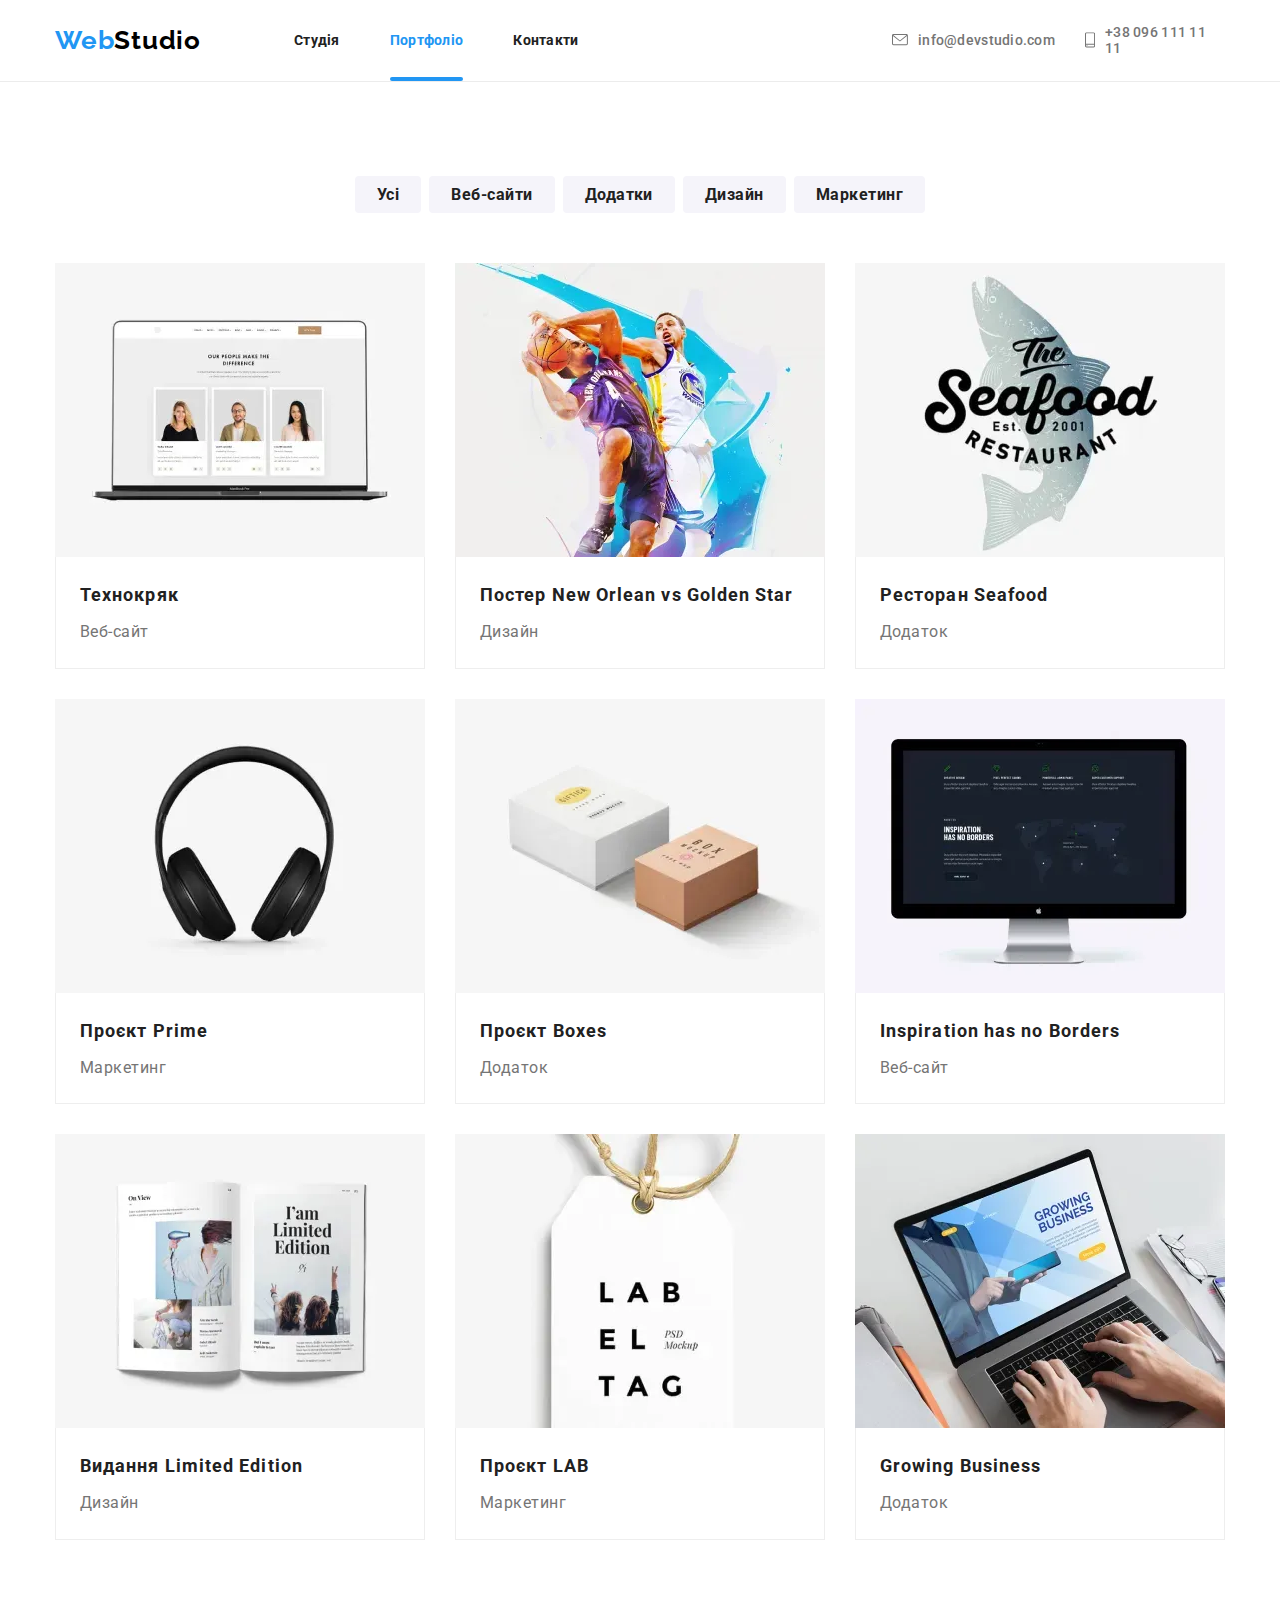
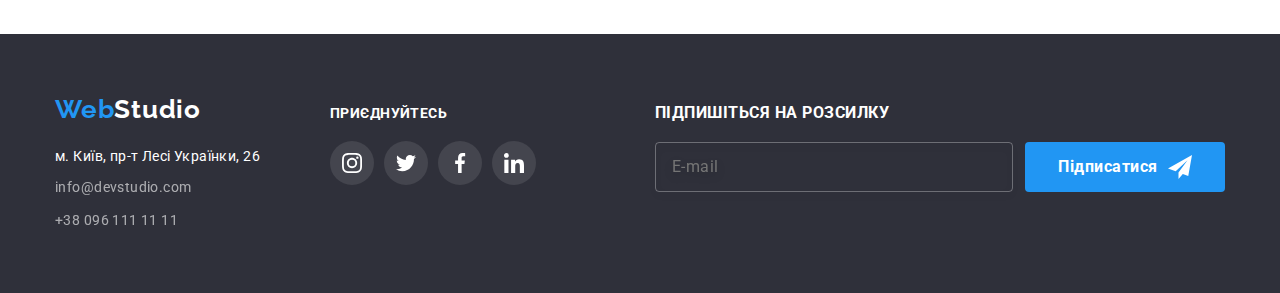
<file: portfolio.html>
<!DOCTYPE html>
<html lang="en">
  <head>
    <meta charset="UTF-8" />
    <meta http-equiv="X-UA-Compatible" content="IE=edge" />
    <meta name="viewport" content="width=device-width, initial-scale=1.0" />
    <link rel="preconnect" href="https://fonts.googleapis.com" />
    <link rel="preconnect" href="https://fonts.gstatic.com" crossorigin />
    <link
      href="https://fonts.googleapis.com/css2?family=Raleway:wght@700&family=Roboto:wght@400;500;700;900&display=swap"
      rel="stylesheet"
    />
    <link
      rel="stylesheet"
      href="https://cdnjs.cloudflare.com/ajax/libs/modern-normalize/1.1.0/modern-normalize.min.css"
    />
    <link rel="stylesheet" href="./css/main.min.css" />
    <title>Portfolio</title>
  </head>

  <body>
    <div class="mobile-menu js-menu-container">
      <button class="mobile__close--btn js-close-menu" type="button">
        <svg class="mobile__close--btn-icon" width="40" height="40">
          <use href="./images/symbol-defs.svg#icon-close"></use>
        </svg>
      </button>
      <ul class="mobile-menu__nav list">
        <li class="mobile-menu__nav-item">
          <a class="mobile-menu__nav-link link" href="./index.html">Студія</a>
        </li>
        <li class="mobile-menu__nav-item">
          <a class="mobile-menu__nav-link link mobile-menu__nav--current" href="./portfolio.html"
            >Портфоліо</a
          >
        </li>
        <li class="mobile-menu__nav-item">
          <a class="mobile-menu__nav-link link" href="">Контакти</a>
        </li>
      </ul>
      <ul class="moblie-menu__contacts list">
        <li class="mobile-menu__contacts--item">
          <a class="mobile-menu__contacts--tel link" href="tel:+380961111111">+38 096 111 11 11</a>
        </li>
        <li class="mobile-menu__contacts--item">
          <a class="mobile-menu__contacts--mail link" href="mailto:info@devstudio.com"
            >info@devstudio.com</a
          >
        </li>
      </ul>
      <ul class="mobile-menu__social list">
        <li class="mobile-menu__social-item">
          <a
            class="mobile-menu__social-link link"
            target="_blank"
            rel="noreferrer noopener"
            href="https://www.instagram.com"
            >Instagram</a
          >
        </li>
        <li class="mobile-menu__social-item">
          <a
            class="mobile-menu__social-link link"
            target="_blank"
            rel="noreferrer noopener"
            href="https://www.twitter.com"
            >Twitter</a
          >
        </li>
        <li class="mobile-menu__social-item">
          <a
            class="mobile-menu__social-link link"
            target="_blank"
            rel="noreferrer noopener"
            href="https://www.facebook.com"
            >Facebook</a
          >
        </li>
        <li class="mobile-menu__social-item">
          <a
            class="mobile-menu__social-link link"
            target="_blank"
            rel="noreferrer noopener"
            href="https://www.linkedin.com"
            >Linkedin</a
          >
        </li>
      </ul>
    </div>
    <header class="header">
      <div class="container header__container">
        <nav class="header__navigation">
          <a class="header__nav-logo link" href="./index.html"
            ><span class="header__logo--accent">Web</span>Studio</a
          >
          <ul class="header__nav-list list">
            <li class="header__nav-item">
              <a class="header__nav-link link" href="./index.html">Студія</a>
            </li>
            <li class="header__nav-item">
              <a class="header__nav-link header__nav--current link" href="./portfolio.html"
                >Портфоліо</a
              >
            </li>
            <li class="header__nav-item">
              <a class="header__nav-link link" href="">Контакти</a>
            </li>
          </ul>
        </nav>

        <ul class="header__contacts list">
          <li class="header__contacts-item">
            <a class="header__contacts-link link" href="mailto:info@devstudio.com">
              <svg class="header__contacts-icon" width="16" height="12">
                <use href="./images/symbol-defs.svg#icon-envelope"></use>
              </svg>
              info@devstudio.com</a
            >
          </li>
          <li class="header__contacts-item">
            <a class="header__contacts-link link" href="tel:+380961111111">
              <svg class="header__contacts-icon" width="10" height="16">
                <use class="" href="./images/symbol-defs.svg#icon-smartphone"></use>
              </svg>
              +38 096 111 11 11</a
            >
          </li>
        </ul>
        <button class="header__menu-btn js-open-menu" type="button">
          <svg class="header__btn-icon" width="40" height="40">
            <use href="./images/symbol-defs.svg#icon-burger-menu"></use>
          </svg>
        </button>
      </div>
    </header>

    <main class="main">
      <section class="portfolio section">
        <div class="container">
          <h1 class="title visually-hidden">Наші проекти</h1>
          <ul class="button-list list">
            <li class="item">
              <button class="button" type="button">Усі</button>
            </li>
            <li class="item">
              <button class="button" type="button">Веб-сайти</button>
            </li>
            <li class="item">
              <button class="button" type="button">Додатки</button>
            </li>
            <li class="item">
              <button class="button" type="button">Дизайн</button>
            </li>
            <li class="item">
              <button class="button" type="button">Маркетинг</button>
            </li>
          </ul>

          <ul class="projects list">
            <li class="item">
              <!-- "google.com" - умовне посилання -->
              <a class="link" href="https://www.google.com/">
                <div class="image-box">
                  <picture>
                    <!-- Desktop screen -->
                    <source
                      media="(min-width: 1200px)"
                      srcset="
                        ./images/portfolio/desktop/webp/img1_dt@x1.webp 1x,
                        ./images/portfolio/desktop/webp/img1_dt@x2.webp 2x
                      "
                      type="image/webp"
                    />
                    <source
                      media="(min-width: 1200px)"
                      srcset="
                        ./images/portfolio/desktop/img/img1_dt@x1.jpg 1x,
                        ./images/portfolio/desktop/img/img1_dt@x2.jpg 2x
                      "
                      type="image/jpg"
                    />
                    <!-- Tablet screen -->
                    <source
                      media="(min-width: 768px)"
                      srcset="
                        ./images/portfolio/tablet/webp/img1_tb@x1.webp 1x,
                        ./images/portfolio/tablet/webp/img1_tb@x1.webp 2x
                      "
                      type="image/webp"
                    />
                    <source
                      media="(min-width: 768px)"
                      srcset="
                        ./images/portfolio/tablet/img/img1_tb@x1.jpg 1x,
                        ./images/portfolio/tablet/img/img1_tb@x2.jpg 2x
                      "
                      type="image/jpg"
                    />
                    <!-- Mobile screen -->
                    <source
                      media="(max-width: 767px)"
                      srcset="
                        ./images/portfolio/mobile/webp/img1_mb@x1.webp 1x,
                        ./images/portfolio/mobile/webp/img1_mb@x2.webp 2x
                      "
                      type="image/webp"
                    />
                    <source
                      media="(max-width: 767px)"
                      srcset="
                        ./images/portfolio/mobile/img/img1_mb@x1.jpg 1x,
                        ./images/portfolio/mobile/img/img1_mb@x2.jpg 2x
                      "
                      type="image/jpg"
                    />
                    <img
                      class="image"
                      src="./images/portfolio/mobile/img/img1_mb@x1.jpg"
                      alt="Технокряк"
                      width="450"
                      height="294"
                      loading="lazy"
                    />
                  </picture>
                  <p class="image-desc"
                    >Ресурс пропонує комплексні пропозиції з різним рівнем функціоналу та сервісів.
                    Все це дозволить відвідувачу отримати вичерпні відомості про компанію чи
                    приватну особу.</p
                  >
                </div>
                <div class="img-description">
                  <h2 class="name">Технокряк</h2>
                  <p class="description">Веб-сайт</p>
                </div>
              </a>
            </li>
            <li class="item">
              <a class="link" href="https://www.google.com/">
                <div class="image-box">
                  <picture>
                    <!-- Desktop screen -->
                    <source
                      media="(min-width: 1200px)"
                      srcset="
                        ./images/portfolio/desktop/webp/img2_dt@x1.webp 1x,
                        ./images/portfolio/desktop/webp/img2_dt@x2.webp 2x
                      "
                      type="image/webp"
                    />
                    <source
                      media="(min-width: 1200px)"
                      srcset="
                        ./images/portfolio/desktop/img/img2_dt@x1.jpg 1x,
                        ./images/portfolio/desktop/img/img2_dt@x2.jpg 2x
                      "
                      type="image/jpg"
                    />
                    <!-- Tablet screen -->
                    <source
                      media="(min-width: 768px)"
                      srcset="
                        ./images/portfolio/tablet/webp/img2_tb@x1.webp 1x,
                        ./images/portfolio/tablet/webp/img2_tb@x1.webp 2x
                      "
                      type="image/webp"
                    />
                    <source
                      media="(min-width: 768px)"
                      srcset="
                        ./images/portfolio/tablet/img/img2_tb@x1.jpg 1x,
                        ./images/portfolio/tablet/img/img2_tb@x2.jpg 2x
                      "
                      type="image/jpg"
                    />
                    <!-- Mobile screen -->
                    <source
                      media="(max-width: 767px)"
                      srcset="
                        ./images/portfolio/mobile/webp/img2_mb@x1.webp 1x,
                        ./images/portfolio/mobile/webp/img2_mb@x2.webp 2x
                      "
                      type="image/webp"
                    />
                    <source
                      media="(max-width: 767px)"
                      srcset="
                        ./images/portfolio/mobile/img/img2_mb@x1.jpg 1x,
                        ./images/portfolio/mobile/img/img2_mb@x2.jpg 2x
                      "
                      type="image/jpg"
                    />
                    <img
                      class="image"
                      src="./images/portfolio/mobile/img/img2_mb@x1.jpg"
                      alt="Дизайн"
                      width="450"
                      height="294"
                      loading="lazy"
                    />
                  </picture>
                  <p class="image-desc"
                    >Ресурс пропонує комплексні пропозиції з різним рівнем функціоналу та сервісів.
                    Все це дозволить відвідувачу отримати вичерпні відомості про компанію чи
                    приватну особу.</p
                  >
                </div>
                <div class="img-description">
                  <h2 class="name">Постер New Orlean vs Golden Star</h2>
                  <p class="description">Дизайн</p>
                </div>
              </a>
            </li>
            <li class="item">
              <a class="link" href="https://www.google.com/">
                <div class="image-box">
                  <picture>
                    <!-- Desktop screen -->
                    <source
                      media="(min-width: 1200px)"
                      srcset="
                        ./images/portfolio/desktop/webp/img3_dt@x1.webp 1x,
                        ./images/portfolio/desktop/webp/img3_dt@x2.webp 2x
                      "
                      type="image/webp"
                    />
                    <source
                      media="(min-width: 1200px)"
                      srcset="
                        ./images/portfolio/desktop/img/img3_dt@x1.jpg 1x,
                        ./images/portfolio/desktop/img/img3_dt@x2.jpg 2x
                      "
                      type="image/jpg"
                    />
                    <!-- Tablet screen -->
                    <source
                      media="(min-width: 768px)"
                      srcset="
                        ./images/portfolio/tablet/webp/img3_tb@x1.webp 1x,
                        ./images/portfolio/tablet/webp/img3_tb@x1.webp 2x
                      "
                      type="image/webp"
                    />
                    <source
                      media="(min-width: 768px)"
                      srcset="
                        ./images/portfolio/tablet/img/img3_tb@x1.jpg 1x,
                        ./images/portfolio/tablet/img/img3_tb@x2.jpg 2x
                      "
                      type="image/jpg"
                    />
                    <!-- Mobile screen -->
                    <source
                      media="(max-width: 767px)"
                      srcset="
                        ./images/portfolio/mobile/webp/img3_mb@x1.webp 1x,
                        ./images/portfolio/mobile/webp/img3_mb@x2.webp 2x
                      "
                      type="image/webp"
                    />
                    <source
                      media="(max-width: 767px)"
                      srcset="
                        ./images/portfolio/mobile/img/img3_mb@x1.jpg 1x,
                        ./images/portfolio/mobile/img/img3_mb@x2.jpg 2x
                      "
                      type="image/jpg"
                    />
                    <img
                      class="image"
                      src="./images/portfolio/mobile/img/img3_mb@x1.jpg"
                      alt="Додаток"
                      width="450"
                      height="294"
                      loading="lazy"
                    />
                  </picture>
                  <p class="image-desc"
                    >Ресурс пропонує комплексні пропозиції з різним рівнем функціоналу та сервісів.
                    Все це дозволить відвідувачу отримати вичерпні відомості про компанію чи
                    приватну особу.</p
                  >
                </div>
                <div class="img-description">
                  <h2 class="name">Ресторан Seafood</h2>
                  <p class="description">Додаток</p>
                </div>
              </a>
            </li>
            <li class="item">
              <a class="link" href="https://www.google.com/">
                <div class="image-box">
                  <picture>
                    <!-- Desktop screen -->
                    <source
                      media="(min-width: 1200px)"
                      srcset="
                        ./images/portfolio/desktop/webp/img4_dt@x1.webp 1x,
                        ./images/portfolio/desktop/webp/img4_dt@x2.webp 2x
                      "
                      type="image/webp"
                    />
                    <source
                      media="(min-width: 1200px)"
                      srcset="
                        ./images/portfolio/desktop/img/img4_dt@x1.jpg 1x,
                        ./images/portfolio/desktop/img/img4_dt@x2.jpg 2x
                      "
                      type="image/jpg"
                    />
                    <!-- Tablet screen -->
                    <source
                      media="(min-width: 768px)"
                      srcset="
                        ./images/portfolio/tablet/webp/img4_tb@x1.webp 1x,
                        ./images/portfolio/tablet/webp/img4_tb@x1.webp 2x
                      "
                      type="image/webp"
                    />
                    <source
                      media="(min-width: 768px)"
                      srcset="
                        ./images/portfolio/tablet/img/img4_tb@x1.jpg 1x,
                        ./images/portfolio/tablet/img/img4_tb@x2.jpg 2x
                      "
                      type="image/jpg"
                    />
                    <!-- Mobile screen -->
                    <source
                      media="(max-width: 767px)"
                      srcset="
                        ./images/portfolio/mobile/webp/img4_mb@x1.webp 1x,
                        ./images/portfolio/mobile/webp/img4_mb@x2.webp 2x
                      "
                      type="image/webp"
                    />
                    <source
                      media="(max-width: 767px)"
                      srcset="
                        ./images/portfolio/mobile/img/img4_mb@x1.jpg 1x,
                        ./images/portfolio/mobile/img/img4_mb@x2.jpg 2x
                      "
                      type="image/jpg"
                    />
                    <img
                      class="image"
                      src="./images/portfolio/mobile/img/img4_mb@x1.jpg"
                      alt="Проєкт Prime"
                      width="450"
                      height="294"
                      loading="lazy"
                    />
                  </picture>
                  <p class="image-desc"
                    >Ресурс пропонує комплексні пропозиції з різним рівнем функціоналу та сервісів.
                    Все це дозволить відвідувачу отримати вичерпні відомості про компанію чи
                    приватну особу.</p
                  >
                </div>
                <div class="img-description">
                  <h2 class="name">Проєкт Prime</h2>
                  <p class="description">Маркетинг</p>
                </div>
              </a>
            </li>
            <li class="item">
              <a class="link" href="https://www.google.com/">
                <div class="image-box">
                  <picture>
                    <!-- Desktop screen -->
                    <source
                      media="(min-width: 1200px)"
                      srcset="
                        ./images/portfolio/desktop/webp/img5_dt@x1.webp 1x,
                        ./images/portfolio/desktop/webp/img5_dt@x2.webp 2x
                      "
                      type="image/webp"
                    />
                    <source
                      media="(min-width: 1200px)"
                      srcset="
                        ./images/portfolio/desktop/img/img5_dt@x1.jpg 1x,
                        ./images/portfolio/desktop/img/img5_dt@x2.jpg 2x
                      "
                      type="image/jpg"
                    />
                    <!-- Tablet screen -->
                    <source
                      media="(min-width: 768px)"
                      srcset="
                        ./images/portfolio/tablet/webp/img5_tb@x1.webp 1x,
                        ./images/portfolio/tablet/webp/img5_tb@x1.webp 2x
                      "
                      type="image/webp"
                    />
                    <source
                      media="(min-width: 768px)"
                      srcset="
                        ./images/portfolio/tablet/img/img5_tb@x1.jpg 1x,
                        ./images/portfolio/tablet/img/img5_tb@x2.jpg 2x
                      "
                      type="image/jpg"
                    />
                    <!-- Mobile screen -->
                    <source
                      media="(max-width: 767px)"
                      srcset="
                        ./images/portfolio/mobile/webp/img5_mb@x1.webp 1x,
                        ./images/portfolio/mobile/webp/img5_mb@x2.webp 2x
                      "
                      type="image/webp"
                    />
                    <source
                      media="(max-width: 767px)"
                      srcset="
                        ./images/portfolio/mobile/img/img5_mb@x1.jpg 1x,
                        ./images/portfolio/mobile/img/img5_mb@x2.jpg 2x
                      "
                      type="image/jpg"
                    />
                    <img
                      class="image"
                      src="./images/portfolio/mobile/img/img5_mb@x1.jpg"
                      alt="Проєкт Boxes"
                      width="450"
                      height="294"
                      loading="lazy"
                    />
                  </picture>
                  <p class="image-desc"
                    >Ресурс пропонує комплексні пропозиції з різним рівнем функціоналу та сервісів.
                    Все це дозволить відвідувачу отримати вичерпні відомості про компанію чи
                    приватну особу.</p
                  >
                </div>
                <div class="img-description">
                  <h2 class="name">Проєкт Boxes</h2>
                  <p class="description">Додаток</p>
                </div>
              </a>
            </li>
            <li class="item">
              <a class="link" href="https://www.google.com/">
                <div class="image-box">
                  <picture>
                    <!-- Desktop screen -->
                    <source
                      media="(min-width: 1200px)"
                      srcset="
                        ./images/portfolio/desktop/webp/img6_dt@x1.webp 1x,
                        ./images/portfolio/desktop/webp/img6_dt@x2.webp 2x
                      "
                      type="image/webp"
                    />
                    <source
                      media="(min-width: 1200px)"
                      srcset="
                        ./images/portfolio/desktop/img/img6_dt@x1.jpg 1x,
                        ./images/portfolio/desktop/img/img6_dt@x2.jpg 2x
                      "
                      type="image/jpg"
                    />
                    <!-- Tablet screen -->
                    <source
                      media="(min-width: 768px)"
                      srcset="
                        ./images/portfolio/tablet/webp/img6_tb@x1.webp 1x,
                        ./images/portfolio/tablet/webp/img6_tb@x1.webp 2x
                      "
                      type="image/webp"
                    />
                    <source
                      media="(min-width: 768px)"
                      srcset="
                        ./images/portfolio/tablet/img/img6_tb@x1.jpg 1x,
                        ./images/portfolio/tablet/img/img6_tb@x2.jpg 2x
                      "
                      type="image/jpg"
                    />
                    <!-- Mobile screen -->
                    <source
                      media="(max-width: 767px)"
                      srcset="
                        ./images/portfolio/mobile/webp/img6_mb@x1.webp 1x,
                        ./images/portfolio/mobile/webp/img6_mb@x2.webp 2x
                      "
                      type="image/webp"
                    />
                    <source
                      media="(max-width: 767px)"
                      srcset="
                        ./images/portfolio/mobile/img/img6_mb@x1.jpg 1x,
                        ./images/portfolio/mobile/img/img6_mb@x2.jpg 2x
                      "
                      type="image/jpg"
                    />
                    <img
                      class="image"
                      src="./images/portfolio/mobile/img/img6_mb@x1.jpg"
                      alt="Inspiration has no Borders"
                      width="450"
                      height="294"
                      loading="lazy"
                    />
                  </picture>
                  <p class="image-desc"
                    >Ресурс пропонує комплексні пропозиції з різним рівнем функціоналу та сервісів.
                    Все це дозволить відвідувачу отримати вичерпні відомості про компанію чи
                    приватну особу.</p
                  >
                </div>
                <div class="img-description">
                  <h2 class="name">Inspiration has no Borders</h2>
                  <p class="description">Веб-сайт</p>
                </div>
              </a>
            </li>
            <li class="item">
              <a class="link" href="https://www.google.com/">
                <div class="image-box">
                  <picture>
                    <!-- Desktop screen -->
                    <source
                      media="(min-width: 1200px)"
                      srcset="
                        ./images/portfolio/desktop/webp/img7_dt@x1.webp 1x,
                        ./images/portfolio/desktop/webp/img7_dt@x2.webp 2x
                      "
                      type="image/webp"
                    />
                    <source
                      media="(min-width: 1200px)"
                      srcset="
                        ./images/portfolio/desktop/img/img7_dt@x1.jpg 1x,
                        ./images/portfolio/desktop/img/img7_dt@x2.jpg 2x
                      "
                      type="image/jpg"
                    />
                    <!-- Tablet screen -->
                    <source
                      media="(min-width: 768px)"
                      srcset="
                        ./images/portfolio/tablet/webp/img7_tb@x1.webp 1x,
                        ./images/portfolio/tablet/webp/img7_tb@x1.webp 2x
                      "
                      type="image/webp"
                    />
                    <source
                      media="(min-width: 768px)"
                      srcset="
                        ./images/portfolio/tablet/img/img7_tb@x1.jpg 1x,
                        ./images/portfolio/tablet/img/img7_tb@x2.jpg 2x
                      "
                      type="image/jpg"
                    />
                    <!-- Mobile screen -->
                    <source
                      media="(max-width: 767px)"
                      srcset="
                        ./images/portfolio/mobile/webp/img7_mb@x1.webp 1x,
                        ./images/portfolio/mobile/webp/img7_mb@x2.webp 2x
                      "
                      type="image/webp"
                    />
                    <source
                      media="(max-width: 767px)"
                      srcset="
                        ./images/portfolio/mobile/img/img7_mb@x1.jpg 1x,
                        ./images/portfolio/mobile/img/img7_mb@x2.jpg 2x
                      "
                      type="image/jpg"
                    />
                    <img
                      class="image"
                      src="./images/portfolio/mobile/img/img7_mb@x1.jpg"
                      alt="Видання Limited Edition"
                      width="450"
                      height="294"
                      loading="lazy"
                    />
                  </picture>
                  <p class="image-desc"
                    >Ресурс пропонує комплексні пропозиції з різним рівнем функціоналу та сервісів.
                    Все це дозволить відвідувачу отримати вичерпні відомості про компанію чи
                    приватну особу.</p
                  >
                </div>
                <div class="img-description">
                  <h2 class="name">Видання Limited Edition</h2>
                  <p class="description">Дизайн</p>
                </div>
              </a>
            </li>
            <li class="item">
              <a class="link" href="https://www.google.com/">
                <div class="image-box">
                  <picture>
                    <!-- Desktop screen -->
                    <source
                      media="(min-width: 1200px)"
                      srcset="
                        ./images/portfolio/desktop/webp/img8_dt@x1.webp 1x,
                        ./images/portfolio/desktop/webp/img8_dt@x2.webp 2x
                      "
                      type="image/webp"
                    />
                    <source
                      media="(min-width: 1200px)"
                      srcset="
                        ./images/portfolio/desktop/img/img8_dt@x1.jpg 1x,
                        ./images/portfolio/desktop/img/img8_dt@x2.jpg 2x
                      "
                      type="image/jpg"
                    />
                    <!-- Tablet screen -->
                    <source
                      media="(min-width: 768px)"
                      srcset="
                        ./images/portfolio/tablet/webp/img8_tb@x1.webp 1x,
                        ./images/portfolio/tablet/webp/img8_tb@x1.webp 2x
                      "
                      type="image/webp"
                    />
                    <source
                      media="(min-width: 768px)"
                      srcset="
                        ./images/portfolio/tablet/img/img8_tb@x1.jpg 1x,
                        ./images/portfolio/tablet/img/img8_tb@x2.jpg 2x
                      "
                      type="image/jpg"
                    />
                    <!-- Mobile screen -->
                    <source
                      media="(max-width: 767px)"
                      srcset="
                        ./images/portfolio/mobile/webp/img8_mb@x1.webp 1x,
                        ./images/portfolio/mobile/webp/img8_mb@x2.webp 2x
                      "
                      type="image/webp"
                    />
                    <source
                      media="(max-width: 767px)"
                      srcset="
                        ./images/portfolio/mobile/img/img8_mb@x1.jpg 1x,
                        ./images/portfolio/mobile/img/img8_mb@x2.jpg 2x
                      "
                      type="image/jpg"
                    />
                    <img
                      class="image"
                      src="./images/portfolio/mobile/img/img8_mb@x1.jpg"
                      alt="Проєкт LAB"
                      width="450"
                      height="294"
                      loading="lazy"
                    />
                  </picture>
                  <p class="image-desc"
                    >Ресурс пропонує комплексні пропозиції з різним рівнем функціоналу та сервісів.
                    Все це дозволить відвідувачу отримати вичерпні відомості про компанію чи
                    приватну особу.</p
                  >
                </div>
                <div class="img-description">
                  <h2 class="name">Проєкт LAB</h2>
                  <p class="description">Маркетинг</p>
                </div>
              </a>
            </li>
            <li class="item">
              <a class="link" href="https://www.google.com/">
                <div class="image-box">
                  <picture>
                    <!-- Desktop screen -->
                    <source
                      media="(min-width: 1200px)"
                      srcset="
                        ./images/portfolio/desktop/webp/img9_dt@x1.webp 1x,
                        ./images/portfolio/desktop/webp/img9_dt@x2.webp 2x
                      "
                      type="image/webp"
                    />
                    <source
                      media="(min-width: 1200px)"
                      srcset="
                        ./images/portfolio/desktop/img/img9_dt@x1.jpg 1x,
                        ./images/portfolio/desktop/img/img9_dt@x2.jpg 2x
                      "
                      type="image/jpg"
                    />
                    <!-- Tablet screen -->
                    <source
                      media="(min-width: 768px)"
                      srcset="
                        ./images/portfolio/tablet/webp/img9_tb@x1.webp 1x,
                        ./images/portfolio/tablet/webp/img9_tb@x1.webp 2x
                      "
                      type="image/webp"
                    />
                    <source
                      media="(min-width: 768px)"
                      srcset="
                        ./images/portfolio/tablet/img/img9_tb@x1.jpg 1x,
                        ./images/portfolio/tablet/img/img9_tb@x2.jpg 2x
                      "
                      type="image/jpg"
                    />
                    <!-- Mobile screen -->
                    <source
                      media="(max-width: 767px)"
                      srcset="
                        ./images/portfolio/mobile/webp/img9_mb@x1.webp 1x,
                        ./images/portfolio/mobile/webp/img9_mb@x2.webp 2x
                      "
                      type="image/webp"
                    />
                    <source
                      media="(max-width: 767px)"
                      srcset="
                        ./images/portfolio/mobile/img/img9_mb@x1.jpg 1x,
                        ./images/portfolio/mobile/img/img9_mb@x2.jpg 2x
                      "
                      type="image/jpg"
                    />
                    <img
                      class="image"
                      src="./images/portfolio/mobile/img/img9_mb@x1.jpg"
                      alt="Growing Business"
                      width="450"
                      height="294"
                      loading="lazy"
                    />
                  </picture>
                  <p class="image-desc"
                    >Ресурс пропонує комплексні пропозиції з різним рівнем функціоналу та сервісів.
                    Все це дозволить відвідувачу отримати вичерпні відомості про компанію чи
                    приватну особу.</p
                  >
                </div>
                <div class="img-description">
                  <h2 class="name">Growing Business</h2>
                  <p class="description">Додаток</p>
                </div>
              </a>
            </li>
          </ul>
        </div>
      </section>
    </main>

    <footer class="footer">
      <div class="container">
        <div class="footer-contacts">
          <a class="logo-footer link" href="./index.html"><span class="web">Web</span>Studio</a>
          <ul class="list">
            <li class="item">
              <a
                class="map link"
                href="https://www.google.com.ua/maps/place/%D0%B1%D1%83%D0%BB.+%D0%9B%D0%B5%D1%81%D0%B8+%D0%A3%D0%BA%D1%80%D0%B0%D0%B8%D0%BD%D0%BA%D0%B8,+26,+%D0%9A%D0%B8%D0%B5%D0%B2,+02000/@50.4265841,30.5361971,17z/data=!3m1!4b1!4m5!3m4!1s0x40d4cf0e033ecbe9:0x57a4dffefec77da0!8m2!3d50.4265807!4d30.5383858?hl=ru"
              >
                м. Київ, пр-т Лесі Українки, 26</a
              >
            </li>

            <li class="contacts-list item">
              <a class="link" href="mailto:info@devstudio.com">info@devstudio.com</a>
            </li>

            <li class="contacts-list item">
              <a class="link" href="tel:+380961111111">+38 096 111 11 11</a>
            </li>
          </ul>
        </div>
        <div class="social-footer">
          <p class="social-title">приєднуйтесь</p>
          <ul class="list">
            <li class="item">
              <a
                class="link"
                target="_blank"
                rel="noreferrer, noopener"
                href="https://www.instagram.com/"
              >
                <svg class="icon" width="20" height="20">
                  <use href="./images/symbol-defs.svg#icon-instagram"></use>
                </svg>
              </a>
            </li>
            <li class="item">
              <a
                class="link"
                target="_blank"
                rel="noreferrer, noopener"
                href="https://www.twitter.com/"
              >
                <svg class="icon" width="20" height="20">
                  <use href="./images/symbol-defs.svg#icon-twitter"></use>
                </svg>
              </a>
            </li>
            <li class="item">
              <a
                class="link"
                target="_blank"
                rel="noreferrer, noopener"
                href="https://www.facebook.com/"
              >
                <svg class="icon" width="20" height="20">
                  <use href="./images/symbol-defs.svg#icon-facebook"></use>
                </svg>
              </a>
            </li>
            <li class="item">
              <a
                class="link"
                target="_blank"
                rel="noreferrer, noopener"
                href="https://linkedin.com/"
              >
                <svg class="icon" width="20" height="20">
                  <use href="./images/symbol-defs.svg#icon-linkedin"></use>
                </svg>
              </a>
            </li>
          </ul>
        </div>
        <div class="mailing">
          <h3 class="mailing_title">підпишіться на розсилку</h3>
          <form>
            <div class="email-box">
              <label class="footer__mailing-label">
                <input class="input-email" type="email" placeholder="E-mail" name="e-mail" />
              </label>

              <button class="button" type="submit"
                >Підписатися
                <svg class="icon">
                  <use href="./images/symbol-defs.svg#icon-send"></use>
                </svg>
              </button>
            </div>
          </form>
        </div>
      </div>
    </footer>
    <script defer src="./js/mobile-menu.js"></script>
  </body>
</html>
</file>
<file: css/main.min.css>
:root{--main-text-color: #212121;--project-color: #2196f3;--second-accent-color: #188ce8;--second-text-color: #757575;--third-text-color: #fff;--hero-back-color: #2f303a;--background-color: #f5f5f5;--section-team-back-color: #f5f4fa;--project-section-back: #eeeeee;--logo-color: #000;--header-border-line: #ececec;--company-logo-color: #afb1b8;--footer-icon-back-color: #44454e;--employment-des-back: rgba(47, 48, 58, 0.8);--port-desc-back: rgba(33, 150, 243, 0.9);--send-mail-text-color: #acacb0}h1,h2,h3,h4,h5,h6,p{margin:0}.list{list-style:none;padding:0;margin:0}.link{text-decoration:none;font-style:normal}html{scroll-behavior:smooth}body{font-weight:400;font-size:14px;font-family:"Roboto",sans-serif;color:var(--main-text-color);background-color:var(--third-text-color);margin:0}img{display:block;max-width:100%;height:auto}.section{padding-top:60px;padding-bottom:60px}@media screen and (min-width: 1200px){.section{padding-top:94px;padding-bottom:94px}}.title{padding-bottom:50px;text-align:center;font-weight:700;font-size:28px;line-height:1.1785714286;letter-spacing:.03em;color:var(--main-text-color)}@media screen and (min-width: 1200px){.title{font-size:36px;line-height:1.1666666667}}.visually-hidden{position:absolute;white-space:nowrap;width:1px;height:1px;overflow:hidden;border:0;padding:0;clip:rect(0 0 0 0);-webkit-clip-path:inset(50%);clip-path:inset(50%);margin:-1px}.container{min-width:320px;max-width:480px;margin-left:auto;margin-right:auto;padding-left:15px;padding-right:15px}@media screen and (min-width: 768px){.container{max-width:768px}}@media screen and (min-width: 1200px){.container{max-width:1200px}}.header{background-color:var(--third-text-color);color:var(--main-text-color);font-weight:bold;line-height:1.2;min-height:60px;border-bottom:1px solid var(--header-border-line)}.header__container{display:-webkit-box;display:-ms-flexbox;display:flex;-webkit-box-pack:justify;-ms-flex-pack:justify;justify-content:space-between;-webkit-box-align:center;-ms-flex-align:center;align-items:center}.header__nav-logo{text-align:left;font-family:"Raleway",sans-serif;font-weight:700;font-size:26px;line-height:1.2;letter-spacing:.03em;color:var(--logo-color);padding-top:16px;padding-bottom:16px}@media screen and (min-width: 1200px){.header__nav-logo{padding-top:24px;padding-bottom:24px}}.header__logo--accent{color:var(--project-color)}.header__navigation{display:-webkit-box;display:-ms-flexbox;display:flex;-webkit-box-align:center;-ms-flex-align:center;align-items:center}.header__nav-item{-webkit-transition-property:background-color,color,fill,border-color,-webkit-box-shadow;transition-property:background-color,color,fill,border-color,-webkit-box-shadow;transition-property:background-color,box-shadow,color,fill,border-color;transition-property:background-color,box-shadow,color,fill,border-color,-webkit-box-shadow;-webkit-transition-duration:cubic-bezier(0.4, 0, 0.2);transition-duration:cubic-bezier(0.4, 0, 0.2);-webkit-transition-delay:0ms;transition-delay:0ms;-webkit-transition-duration:250ms;transition-duration:250ms}.header__nav-link{position:relative;font-weight:bold;font-size:14px;letter-spacing:.02em;line-height:1.2;color:var(--main-text-color);margin-top:0;margin-bottom:0;padding-top:32px;padding-bottom:32px;display:block;color:var(--main-text-color);-webkit-transition-property:color;transition-property:color;-webkit-transition-duration:250ms;transition-duration:250ms;-webkit-transition-timing-function:cubic-bezier(0.4, 0, 0.2, 1);transition-timing-function:cubic-bezier(0.4, 0, 0.2, 1);-webkit-transition-delay:0ms;transition-delay:0ms}.header__nav-list{display:none;padding-left:0;margin-left:93px;margin-bottom:0px;margin-top:0px}@media screen and (min-width: 768px){.header__nav-list{display:-webkit-box;display:-ms-flexbox;display:flex}}@media screen and (min-width: 1200px){.header__nav-list{display:-webkit-box;display:-ms-flexbox;display:flex}}.header__nav-item:not(:last-child){margin-right:50px}.header__nav-link:hover,.header__nav-link:focus,.header__nav-link:active,.header__nav-link:hover,.header__nav-link:focus,.header__nav-link:active,.header__nav-link:hover,.header__nav-link:focus,.header__nav-link:active{color:var(--project-color)}.header__nav--current{position:relativ;color:var(--project-color)}.header__nav--current::after{position:absolute;bottom:0px;left:0px;content:"";width:100%;height:4px;background-color:var(--project-color);border-radius:2px}.header__contacts-link{display:inline-block;font-weight:500;font-size:12px;line-height:1.1666666667;letter-spacing:.02em;color:var(--second-text-color);padding-top:32px;padding-bottom:32px;-webkit-transition-property:color;transition-property:color;-webkit-transition-duration:250ms;transition-duration:250ms;-webkit-transition-timing-function:cubic-bezier(0.4, 0, 0.2, 1);transition-timing-function:cubic-bezier(0.4, 0, 0.2, 1);-webkit-transition-delay:0ms;transition-delay:0ms}@media screen and (min-width: 768px){.header__contacts-link{padding-top:0px;padding-bottom:0px}}@media screen and (min-width: 1200px){.header__contacts-link{font-size:14px;line-height:1.1428571429;letter-spacing:.02em}}.header__contacts{display:none;-webkit-box-align:center;-ms-flex-align:center;align-items:center;padding:0}@media screen and (min-width: 768px){.header__contacts{display:-webkit-box;display:-ms-flexbox;display:flex;-ms-flex-wrap:wrap;flex-wrap:wrap;-webkit-box-pack:start;-ms-flex-pack:start;justify-content:start;-ms-flex-line-pack:center;align-content:center;max-width:138px;width:100%;gap:10px;margin-left:auto}}@media screen and (min-width: 1200px){.header__contacts{display:-webkit-box;display:-ms-flexbox;display:flex;-ms-flex-wrap:nowrap;flex-wrap:nowrap;-webkit-box-pack:end;-ms-flex-pack:end;justify-content:end;gap:30px;width:100%;max-width:333px}}.header__contacts-item{-webkit-box-sizing:border-box;box-sizing:border-box}.header__contacts-item:not(:last-child){margin-right:50px}@media screen and (min-width: 768px){.header__contacts-item:not(:last-child){margin-right:0px}}.header__contacts-link:hover,.header__contacts-link:focus,.header__contacts-link:hover .header__contacts-icon,.header__contacts-link:focus .header__contacts-icon,.header__contacts-link:hover,.header__contacts-link:focus,.header__contacts-link:hover .header__contacts-icon,.header__contacts-link:focus .header__contacts-icon,.header__contacts-link:hover,.header__contacts-link:focus,.header__contacts-link:hover .header__contacts-icon,.header__contacts-link:focus .header__contacts-icon,.header__contacts-link:hover,.header__contacts-link:focus,.header__contacts-link:hover .header__contacts-icon,.header__contacts-link:focus .header__contacts-icon{color:var(--project-color);fill:var(--project-color)}.header__contacts-link{display:-webkit-box;display:-ms-flexbox;display:flex;-webkit-box-align:center;-ms-flex-align:center;align-items:center}.header__contacts-icon{fill:var(--second-text-color);margin-right:10px;-webkit-transition-property:fill;transition-property:fill;-webkit-transition-duration:250ms;transition-duration:250ms;-webkit-transition-timing-function:cubic-bezier(0.4, 0, 0.2, 1);transition-timing-function:cubic-bezier(0.4, 0, 0.2, 1);-webkit-transition-delay:0ms;transition-delay:0ms}.header__menu-btn{display:-webkit-box;display:-ms-flexbox;display:flex;-webkit-box-pack:center;-ms-flex-pack:center;justify-content:center;-webkit-box-align:center;-ms-flex-align:center;align-items:center;background-color:rgba(0,0,0,0);border:0;padding:0;width:100%;max-width:40px;max-height:40px}@media screen and (min-width: 768px){.header__menu-btn{display:none;opacity:0;visibility:hidden}}@media screen and (min-width: 1200px){.header__menu-btn{display:none;opacity:0;visibility:hidden}}.section__hero{background-color:var(--hero-back-color);background-repeat:no-repeat;background-size:cover;background-position:center;padding-top:118px;padding-bottom:118px;margin:0 auto;text-align:center;background-image:-webkit-gradient(linear, left top, right top, from(rgba(47, 48, 58, 0.4)), to(rgba(47, 48, 58, 0.4))),url(../images/hero/bg-mob@x1.jpg);background-image:linear-gradient(to right, rgba(47, 48, 58, 0.4), rgba(47, 48, 58, 0.4)),url(../images/hero/bg-mob@x1.jpg)}@media(min-device-pixel-ratio: 2),(-webkit-min-device-pixel-ratio: 2),(min-resolution: 192dpi),(min-resolution: 2dppx){.section__hero{background-image:-webkit-gradient(linear, left top, right top, from(rgba(47, 48, 58, 0.4)), to(rgba(47, 48, 58, 0.4))),url(../images/hero/bg-mob@x2.jpg);background-image:linear-gradient(to right, rgba(47, 48, 58, 0.4), rgba(47, 48, 58, 0.4)),url(../images/hero/bg-mob@x2.jpg)}}@media screen and (min-width: 768px){.section__hero{background-image:-webkit-gradient(linear, left top, right top, from(rgba(47, 48, 58, 0.4)), to(rgba(47, 48, 58, 0.4))),url(../images/hero/bg_desc@x1.jpg);background-image:linear-gradient(to right, rgba(47, 48, 58, 0.4), rgba(47, 48, 58, 0.4)),url(../images/hero/bg_desc@x1.jpg)}}@media screen and (min-width: 768px)and (min-device-pixel-ratio: 2),screen and (min-width: 768px)and (-webkit-min-device-pixel-ratio: 2),screen and (min-width: 768px)and (min-resolution: 192dpi),screen and (min-width: 768px)and (min-resolution: 2dppx){.section__hero{background-image:-webkit-gradient(linear, left top, right top, from(rgba(47, 48, 58, 0.4)), to(rgba(47, 48, 58, 0.4))),url(../images/hero/bg_desc@x2.jpg);background-image:linear-gradient(to right, rgba(47, 48, 58, 0.4), rgba(47, 48, 58, 0.4)),url(../images/hero/bg_desc@x2.jpg)}}@media screen and (min-width: 1200px){.section__hero{background-image:-webkit-gradient(linear, left top, right top, from(rgba(47, 48, 58, 0.4)), to(rgba(47, 48, 58, 0.4))),url(../images/hero/bg_desc@x1.jpg);background-image:linear-gradient(to right, rgba(47, 48, 58, 0.4), rgba(47, 48, 58, 0.4)),url(../images/hero/bg_desc@x1.jpg);max-width:1600px;padding-top:200px;padding-bottom:200px}}@media screen and (min-width: 1200px)and (min-device-pixel-ratio: 2),screen and (min-width: 1200px)and (-webkit-min-device-pixel-ratio: 2),screen and (min-width: 1200px)and (min-resolution: 192dpi),screen and (min-width: 1200px)and (min-resolution: 2dppx){.section__hero{background-image:-webkit-gradient(linear, left top, right top, from(rgba(47, 48, 58, 0.4)), to(rgba(47, 48, 58, 0.4))),url(../images/hero/bg_desc@x2.jpg);background-image:linear-gradient(to right, rgba(47, 48, 58, 0.4), rgba(47, 48, 58, 0.4)),url(../images/hero/bg_desc@x2.jpg)}}.section__hero-container{width:100%;max-width:360px}@media screen and (min-width: 1200px){.section__hero-container{max-width:696px}}.section__hero-title{font-weight:900;font-size:26px;line-height:1.6153846154;letter-spacing:.06em;color:var(--third-text-color);margin-bottom:30px;text-transform:uppercase}@media screen and (min-width: 1200px){.section__hero-title{font-size:44px;line-height:1.3636363636}}.section__hero-button{color:var(--third-text-color);background-color:var(--project-color);cursor:pointer;font-family:inherit;font-weight:700;font-size:16px;line-height:1.875;letter-spacing:.06em;padding:10px 32px;border:0;border-radius:4px;-webkit-box-shadow:0px 4px 4px rgba(0,0,0,.15);box-shadow:0px 4px 4px rgba(0,0,0,.15);-webkit-transition-property:background-color,color;transition-property:background-color,color;-webkit-transition-duration:250ms;transition-duration:250ms;-webkit-transition-timing-function:cubic-bezier(0.4, 0, 0.2, 1);transition-timing-function:cubic-bezier(0.4, 0, 0.2, 1);-webkit-transition-delay:0ms;transition-delay:0ms}.section__hero-button:hover,.section__hero-button:focus,.section__hero-button:hover,.section__hero-button:focus{background-color:var(--second-accent-color);color:var(--third-text-color)}.feature__list{display:-webkit-box;display:-ms-flexbox;display:flex;-webkit-box-pack:center;-ms-flex-pack:center;justify-content:center;-ms-flex-wrap:wrap;flex-wrap:wrap;gap:30px}@media screen and (min-width: 1200px){.feature__list{-ms-flex-wrap:nowrap;flex-wrap:nowrap}}.feature__item{max-width:100%}@media screen and (min-width: 768px){.feature__item{max-width:354px}}@media screen and (min-width: 1200px){.feature__item{max-width:270px;margin-bottom:0px}}.feature__item::before{display:block;content:"";max-width:100%;height:120px;margin-bottom:30px;background-repeat:no-repeat;background-position:center;-webkit-box-align:center;-ms-flex-align:center;align-items:center;border-radius:4px;background-color:var(--section-team-back-color)}.feature__item-one::before{background-image:url(../images/features/antenna1_mob@x1.png);background-size:70px 70px}@media(min-device-pixel-ratio: 2),(-webkit-min-device-pixel-ratio: 2),(min-resolution: 192dpi),(min-resolution: 2dppx){.feature__item-one::before{background-image:url(../images/features/antenna1_mob@x2.png)}}@media screen and (min-width: 768px){.feature__item-one::before{background-image:url(../images/features/antenna1_mob@x1.png)}}@media screen and (min-width: 768px)and (min-device-pixel-ratio: 2),screen and (min-width: 768px)and (-webkit-min-device-pixel-ratio: 2),screen and (min-width: 768px)and (min-resolution: 192dpi),screen and (min-width: 768px)and (min-resolution: 2dppx){.feature__item-one::before{background-image:url(../images/features/antenna1_mob@x2.png)}}@media screen and (min-width: 1200px){.feature__item-one::before{background-image:url(../images/features/antenna1_mob@x1.png)}}@media screen and (min-width: 1200px)and (min-device-pixel-ratio: 2),screen and (min-width: 1200px)and (-webkit-min-device-pixel-ratio: 2),screen and (min-width: 1200px)and (min-resolution: 192dpi),screen and (min-width: 1200px)and (min-resolution: 2dppx){.feature__item-one::before{background-image:url(../images/features/antenna1_mob@x2.png)}}.feature__item-two::before{background-image:url(../images/features/clock1_mob@x1.png);background-size:70px 70px}@media(min-device-pixel-ratio: 2),(-webkit-min-device-pixel-ratio: 2),(min-resolution: 192dpi),(min-resolution: 2dppx){.feature__item-two::before{background-image:url(../images/features/clock1_mob@x2.png)}}@media screen and (min-width: 768px){.feature__item-two::before{background-image:url(../images/features/clock1_mob@x1.png)}}@media screen and (min-width: 768px)and (min-device-pixel-ratio: 2),screen and (min-width: 768px)and (-webkit-min-device-pixel-ratio: 2),screen and (min-width: 768px)and (min-resolution: 192dpi),screen and (min-width: 768px)and (min-resolution: 2dppx){.feature__item-two::before{background-image:url(../images/features/clock1_mob@x2.png)}}@media screen and (min-width: 1200px){.feature__item-two::before{background-image:url(../images/features/clock1_mob@x1.png)}}@media screen and (min-width: 1200px)and (min-device-pixel-ratio: 2),screen and (min-width: 1200px)and (-webkit-min-device-pixel-ratio: 2),screen and (min-width: 1200px)and (min-resolution: 192dpi),screen and (min-width: 1200px)and (min-resolution: 2dppx){.feature__item-two::before{background-image:url(../images/features/clock1_mob@x2.png)}}.feature__item-three::before{background-image:url(../images/features/diagram1_mob@x1.png);background-size:70px 70px}@media(min-device-pixel-ratio: 2),(-webkit-min-device-pixel-ratio: 2),(min-resolution: 192dpi),(min-resolution: 2dppx){.feature__item-three::before{background-image:url(../images/features/diagram1_mob@x2.png)}}@media screen and (min-width: 768px){.feature__item-three::before{background-image:url(../images/features/diagram1_mob@x1.png)}}@media screen and (min-width: 768px)and (min-device-pixel-ratio: 2),screen and (min-width: 768px)and (-webkit-min-device-pixel-ratio: 2),screen and (min-width: 768px)and (min-resolution: 192dpi),screen and (min-width: 768px)and (min-resolution: 2dppx){.feature__item-three::before{background-image:url(../images/features/diagram1_mob@x2.png)}}@media screen and (min-width: 1200px){.feature__item-three::before{background-image:url(../images/features/diagram1_mob@x1.png)}}@media screen and (min-width: 1200px)and (min-device-pixel-ratio: 2),screen and (min-width: 1200px)and (-webkit-min-device-pixel-ratio: 2),screen and (min-width: 1200px)and (min-resolution: 192dpi),screen and (min-width: 1200px)and (min-resolution: 2dppx){.feature__item-three::before{background-image:url(../images/features/diagram1_mob@x2.png)}}.feature__item-four::before{background-image:url(../images/features/astronaut1_mob@x1.png);background-size:70px 70px}@media(min-device-pixel-ratio: 2),(-webkit-min-device-pixel-ratio: 2),(min-resolution: 192dpi),(min-resolution: 2dppx){.feature__item-four::before{background-image:url(../images/features/astronaut1_mob@x2.png)}}@media screen and (min-width: 768px){.feature__item-four::before{background-image:url(../images/features/astronaut1_mob@x1.png)}}@media screen and (min-width: 768px)and (min-device-pixel-ratio: 2),screen and (min-width: 768px)and (-webkit-min-device-pixel-ratio: 2),screen and (min-width: 768px)and (min-resolution: 192dpi),screen and (min-width: 768px)and (min-resolution: 2dppx){.feature__item-four::before{background-image:url(../images/features/astronaut1_mob@x2.png)}}@media screen and (min-width: 1200px){.feature__item-four::before{background-image:url(../images/features/astronaut1_mob@x1.png)}}@media screen and (min-width: 1200px)and (min-device-pixel-ratio: 2),screen and (min-width: 1200px)and (-webkit-min-device-pixel-ratio: 2),screen and (min-width: 1200px)and (min-resolution: 192dpi),screen and (min-width: 1200px)and (min-resolution: 2dppx){.feature__item-four::before{background-image:url(../images/features/astronaut1_mob@x2.png)}}.feature__item-name{font-weight:700;font-size:14px;line-height:1.1428571429;letter-spacing:.03em;text-align:center;color:var(--main-text-color);margin-bottom:10px}@media screen and (min-width: 1200px){.feature__item-name{text-align:left}}.feature__item-description{font-size:14px;line-height:1.7142857143;letter-spacing:.03em;color:var(--second-text-color);margin:0}.section__employment{padding-top:0;display:none}@media screen and (min-width: 1200px){.section__employment{display:block}}.employment__title{margin-top:0px}.employment__list{display:-webkit-box;display:-ms-flexbox;display:flex;gap:30px;-webkit-box-pack:center;-ms-flex-pack:center;justify-content:center}.employment__item--image-box{position:relative}.employment__item-description{position:absolute;bottom:0;left:0;text-align:center;width:100%;font-weight:700;font-size:14px;line-height:1.14;letter-spacing:.03em;text-transform:uppercase;padding:27px 0;color:var(--third-text-color);background-color:var(--employment-des-back)}.team{background-color:var(--section-team-back-color)}.team .list{display:-webkit-box;display:-ms-flexbox;display:flex;-ms-flex-wrap:wrap;flex-wrap:wrap;gap:30px;-webkit-box-pack:center;-ms-flex-pack:center;justify-content:center}.team .card{background-color:var(--third-text-color);width:450px;text-align:center;border-radius:0 0 4px 4px;-webkit-box-shadow:0px 1px 3px rgba(0,0,0,.12),0px 1px 1px rgba(0,0,0,.14),0px 2px 1px rgba(0,0,0,.2);box-shadow:0px 1px 3px rgba(0,0,0,.12),0px 1px 1px rgba(0,0,0,.14),0px 2px 1px rgba(0,0,0,.2)}@media screen and (min-width: 768px){.team .card{width:354px}}@media screen and (min-width: 1200px){.team .card{max-width:270px}}.team .image{display:block;min-width:100%}@media screen and (min-width: 768px){.team .image{min-width:100%}}@media screen and (min-width: 1200px){.team .image{min-width:auto}}.team .name-spec{padding-top:30px;padding-bottom:30px}.team .name{font-weight:bold;font-size:16px;line-height:1.2;letter-spacing:.03em;color:var(--main-text-color);margin-bottom:10px}.team .specialization{font-size:16px;line-height:1.2;letter-spacing:.03em;color:var(--second-text-color);margin-bottom:16px}.team .card-social{gap:10px;-webkit-box-align:center;-ms-flex-align:center;align-items:center;-webkit-box-pack:center;-ms-flex-pack:center;justify-content:center}.card-social .item{width:44px;height:44px}.card-social .link{-webkit-transition-property:background-color,fill,border-radius;transition-property:background-color,fill,border-radius;-webkit-transition-duration:250ms;transition-duration:250ms;-webkit-transition-timing-function:cubic-bezier(0.4, 0, 0.2, 1);transition-timing-function:cubic-bezier(0.4, 0, 0.2, 1);-webkit-transition-delay:0ms;transition-delay:0ms}.card-social .link:hover .icon,.card-social .link:focus .icon{fill:var(--third-text-color)}.card-social .link:hover,.card-social .link:focus{border-radius:50%;background-color:var(--project-color)}.card-social .link{display:-webkit-box;display:-ms-flexbox;display:flex;border-radius:50%;width:100%;height:100%;-webkit-box-pack:center;-ms-flex-pack:center;justify-content:center;-webkit-box-align:center;-ms-flex-align:center;align-items:center}.card-social .icon{fill:var(--company-logo-color);-webkit-transition-property:fill;transition-property:fill;-webkit-transition-duration:250ms;transition-duration:250ms;-webkit-transition-timing-function:cubic-bezier(0.4, 0, 0.2, 1);transition-timing-function:cubic-bezier(0.4, 0, 0.2, 1);-webkit-transition-delay:0ms;transition-delay:0ms}.clients .title{font-family:"Roboto";font-weight:700;font-size:28px;line-height:1.1785714286;letter-spacing:.03em;color:var(--main-text-color)}@media screen and (min-width: 1200px){.clients .title{font-size:36px;line-height:1.1666666667}}.clients .list{display:block;display:-webkit-box;display:-ms-flexbox;display:flex;margin:0 auto;-webkit-box-pack:center;-ms-flex-pack:center;justify-content:center;gap:30px;-ms-flex-wrap:wrap;flex-wrap:wrap}@media screen and (min-width: 1200px){.clients .list{-ms-flex-wrap:nowrap;flex-wrap:nowrap}}.clients .item,.clients .link{display:inline-block;-webkit-box-sizing:border-box;box-sizing:border-box;width:100%;max-width:210px;margin:0;max-height:92px;-webkit-transition-property:background-color,color;transition-property:background-color,color;-webkit-transition-duration:250ms;transition-duration:250ms;-webkit-transition-timing-function:cubic-bezier(0.4, 0, 0.2, 1);transition-timing-function:cubic-bezier(0.4, 0, 0.2, 1);-webkit-transition-delay:0ms;transition-delay:0ms}@media screen and (max-width: 479px){.clients .item,.clients .link{max-width:210px;width:100%}}@media screen and (min-width: 768px){.clients .item,.clients .link{max-width:226px;width:100%}}@media screen and (min-width: 1200px){.clients .item,.clients .link{max-width:170px;width:100%}}.clients .icon{border-radius:4px;border:1px solid var(--company-logo-color);width:100%;min-height:92px;padding-top:16px;padding-bottom:16px;padding-left:32px;padding-right:32px;fill:var(--company-logo-color);-webkit-transition-property:fill,border-color;transition-property:fill,border-color;-webkit-transition-duration:250ms;transition-duration:250ms;-webkit-transition-timing-function:cubic-bezier(0.4, 0, 0.2, 1);transition-timing-function:cubic-bezier(0.4, 0, 0.2, 1);-webkit-transition-delay:0ms;transition-delay:0ms}.clients .link:hover .icon,.clients .link:focus .icon,.clients .link:hover,.clients .link:focus{fill:var(--project-color);border-color:var(--project-color);outline:rgba(0,0,0,0)}.footer{background-color:var(--hero-back-color);font-weight:400;padding:60px 0}.footer .container{display:-webkit-box;display:-ms-flexbox;display:flex;-webkit-box-orient:vertical;-webkit-box-direction:normal;-ms-flex-direction:column;flex-direction:column;-webkit-box-align:baseline;-ms-flex-align:baseline;align-items:baseline;-webkit-box-pack:center;-ms-flex-pack:center;justify-content:center}@media screen and (min-width: 481px){.footer .container{-ms-flex-wrap:wrap;flex-wrap:wrap;-webkit-box-orient:horizontal;-webkit-box-direction:normal;-ms-flex-direction:row;flex-direction:row}}@media screen and (min-width: 1200px){.footer .container{-webkit-box-orient:horizontal;-webkit-box-direction:normal;-ms-flex-direction:row;flex-direction:row}}.footer-contacts{text-align:center;margin-bottom:60px;width:100%}@media screen and (min-width: 768px){.footer-contacts{margin-bottom:60px;margin-right:auto;width:auto}}@media screen and (min-width: 1200px){.footer-contacts{margin-right:70px;text-align:left;margin-bottom:0px;width:auto}}.logo-footer{display:inline-block;max-width:145px;font-family:"Raleway",sans-serif;font-style:normal;font-weight:700;font-size:26px;line-height:1.2;letter-spacing:.03em;color:var(--third-text-color);margin-bottom:20px;margin-right:0}.logo-footer .web{color:var(--project-color)}.map{font-size:14px;line-height:1.6;letter-spacing:.03em;color:var(--third-text-color)}.contacts-list .link{line-height:1.7;letter-spacing:.03em;color:var(--third-text-color);opacity:.6}.footer .item:not(:last-child){margin-bottom:9px}.social-footer{margin-left:auto;margin-right:auto;-webkit-box-pack:center;-ms-flex-pack:center;justify-content:center;margin-bottom:60px}@media screen and (min-width: 768px){.social-footer{margin-right:0}}@media screen and (min-width: 1200px){.social-footer{-webkit-box-pack:start;-ms-flex-pack:start;justify-content:start;margin:0}}.social-title{font-weight:700;line-height:1.1;letter-spacing:.03em;text-transform:uppercase;padding-bottom:20px;color:var(--third-text-color);text-align:center}@media screen and (min-width: 1200px){.social-title{text-align:left}}.social-footer .list{display:-webkit-box;display:-ms-flexbox;display:flex;gap:10px}.social-footer .item{width:44px;height:44px;border-radius:50%;background-color:var(--footer-icon-back-color)}.social-footer .link{display:-webkit-box;display:-ms-flexbox;display:flex;width:100%;height:100%;-webkit-box-pack:center;-ms-flex-pack:center;justify-content:center;-webkit-box-align:center;-ms-flex-align:center;align-items:center;border-radius:50%;fill:var(--third-text-color);-webkit-transition-property:background-color,fill;transition-property:background-color,fill;-webkit-transition-duration:250ms;transition-duration:250ms;-webkit-transition-timing-function:cubic-bezier(0.4, 0, 0.2, 1);transition-timing-function:cubic-bezier(0.4, 0, 0.2, 1);-webkit-transition-delay:0ms;transition-delay:0ms}.social-footer .link:hover .icon,.social-footer .link:focus .icon{fill:var(--third-text-color)}.social-footer .link:hover,.social-footer .link:focus{background-color:var(--project-color);border-radius:50%}.mailing{top:0;right:0;width:100%;max-width:570px}@media screen and (min-width: 1200px){.mailing{margin-left:auto}}.mailing_title{font-weight:700;line-height:1.1428571429;letter-spacing:.03em;text-transform:uppercase;text-align:left;padding:0;margin-bottom:20px;color:var(--third-text-color);text-align:center}@media screen and (min-width: 1200px){.mailing_title{text-align:start}}.mailing .email-box{display:-webkit-box;display:-ms-flexbox;display:flex;-ms-flex-wrap:wrap;flex-wrap:wrap;width:auto;margin:0 auto}@media screen and (max-width: 1200px){.mailing .email-box{width:100%;max-width:358px}}@media screen and (min-width: 1200px){.mailing .email-box{-ms-flex-wrap:nowrap;flex-wrap:nowrap;width:100%;max-width:570px;gap:12px}}.footer__mailing-label{max-width:358px;width:100%;margin:0 auto}@media screen and (min-width: 1200px){.footer__mailing-label{width:100%;max-width:358px;margin:0}}.mailing .input-email{min-height:50px;max-width:450px;width:100%;padding-left:16px;margin-bottom:20px;font-size:16px;line-height:1.25;-webkit-box-align:center;-ms-flex-align:center;align-items:center;letter-spacing:.03em;background-color:rgba(0,0,0,0);color:var(--send-mail-text-color);border:1px solid rgba(255,255,255,.3);-webkit-filter:drop-shadow(0px 4px 4px rgba(0, 0, 0, 0.15));filter:drop-shadow(0px 4px 4px rgba(0, 0, 0, 0.15));border-radius:4px}@media screen and (min-width: 1200px){.mailing .input-email{margin-right:12px;max-width:358px;width:100%;margin-bottom:0}}.mailing .button{-webkit-box-sizing:border-box;box-sizing:border-box;display:-webkit-box;display:-ms-flexbox;display:flex;-webkit-box-pack:center;-ms-flex-pack:center;justify-content:center;-webkit-box-align:center;-ms-flex-align:center;align-items:center;margin:0 auto;width:200px;height:50px;border:0;background-color:var(--project-color);color:var(--third-text-color);-webkit-transition-property:background-color;transition-property:background-color;-webkit-transition-duration:250ms;transition-duration:250ms;-webkit-transition-timing-function:cubic-bezier(0.4, 0, 0.2, 1);transition-timing-function:cubic-bezier(0.4, 0, 0.2, 1);-webkit-transition-delay:0ms;transition-delay:0ms}@media screen and (min-width: 1200px){.mailing .button{margin:0}}.mailing .button:hover,.mailing .button:focus{background-color:var(--second-accent-color);color:var(--third-text-color)}.mailing .icon{-ms-flex-item-align:center;align-self:center;margin-left:10px;width:24px;height:24px;fill:var(--third-text-color)}.backdrop{position:fixed;top:0;left:0;width:100%;height:100%;-webkit-backdrop-filter:blur(1px);backdrop-filter:blur(1px);background-color:rgba(0,0,0,.2);visibility:visible;opacity:1;-webkit-transition-property:visibility,opacity;transition-property:visibility,opacity;-webkit-transition-duration:250ms;transition-duration:250ms;-webkit-transition-timing-function:cubic-bezier(0.4, 0, 0.2, 1);transition-timing-function:cubic-bezier(0.4, 0, 0.2, 1);-webkit-transition-delay:0ms;transition-delay:0ms}.is-hidden{opacity:0;visibility:hidden;pointer-events:none;-webkit-transition-property:visibility,opacity;transition-property:visibility,opacity;-webkit-transition-duration:250ms;transition-duration:250ms;-webkit-transition-timing-function:cubic-bezier(0.4, 0, 0.2, 1);transition-timing-function:cubic-bezier(0.4, 0, 0.2, 1);-webkit-transition-delay:0ms;transition-delay:0ms}.modal{position:absolute;z-index:100;width:100%;max-width:450px;min-height:609px;padding:40px 40px;top:50%;left:50%;-webkit-transform:translate(-50%, -50%);transform:translate(-50%, -50%);border-radius:4px;-webkit-box-shadow:0px 1px 3px rgba(0,0,0,.12),0px 1px 1px rgba(0,0,0,.14),0px 2px 1px rgba(0,0,0,.2);box-shadow:0px 1px 3px rgba(0,0,0,.12),0px 1px 1px rgba(0,0,0,.14),0px 2px 1px rgba(0,0,0,.2);background-color:var(--third-text-color)}@media screen and (min-width: 1200px){.modal{max-width:528px;width:100%;min-height:581px}}.modal__close{position:absolute;display:-webkit-box;display:-ms-flexbox;display:flex;background:rgba(0,0,0,0);-webkit-box-pack:center;-ms-flex-pack:center;justify-content:center;-webkit-box-align:center;-ms-flex-align:center;align-items:center;padding:0;top:8px;right:8px;cursor:pointer;width:30px;height:30px;border-radius:50%;border:1px solid rgba(0,0,0,.1);fill:var(--main-text-color);-webkit-transition-property:fill;transition-property:fill;-webkit-transition-duration:250ms;transition-duration:250ms;-webkit-transition-timing-function:cubic-bezier(0.4, 0, 0.2, 1);transition-timing-function:cubic-bezier(0.4, 0, 0.2, 1);-webkit-transition-delay:0ms;transition-delay:0ms}.modal__close:hover,.modal__close:focus,.modal__close:active{fill:var(--project-color)}.icon-modal{fill:var(--main-text-color)}.modal__title{display:inline-block;margin-bottom:12px;font-weight:700;font-size:20px;line-height:1.5;text-align:center;letter-spacing:.03em}@media screen and (min-width: 1200px){.modal__title{font-size:20px;line-height:1.15}}.modal__form--label{display:inline-block;margin-bottom:4px;font-size:12px;line-height:1.1666666667;letter-spacing:.01em;color:var(--second-text-color)}.modal__form--group{position:relative;margin-bottom:10px}.modal__form--input:hover,.modal__form--input:active,.modal__form--input:focus,.modal__form--input:hover+.modal__form--icon,.modal__form--input:focus+.modal__form--icon,.modal__form--input:active+.modal__form--icon{fill:var(--project-color);border-color:var(--project-color)}.modal__form--input{display:inline-block;width:100%;min-height:40px;padding:12px 42px;outline:0;border:1px solid rgba(33,33,33,.2);border-radius:4px;background-color:rgba(0,0,0,0);-webkit-transition-property:fill,border-color;transition-property:fill,border-color;-webkit-transition-duration:250ms;transition-duration:250ms;-webkit-transition-timing-function:cubic-bezier(0.4, 0, 0.2, 1);transition-timing-function:cubic-bezier(0.4, 0, 0.2, 1);-webkit-transition-delay:0ms;transition-delay:0ms}.modal__form--icon{position:absolute;display:-webkit-box;display:-ms-flexbox;display:flex;-webkit-box-pack:center;-ms-flex-pack:center;justify-content:center;-webkit-box-align:center;-ms-flex-align:center;align-items:center;top:50%;-webkit-transform:translateY(-50%);transform:translateY(-50%);left:12px;fill:var(--main-text-color);-webkit-transition-property:fill;transition-property:fill;-webkit-transition-duration:250ms;transition-duration:250ms;-webkit-transition-timing-function:cubic-bezier(0.4, 0, 0.2, 1);transition-timing-function:cubic-bezier(0.4, 0, 0.2, 1);-webkit-transition-delay:0ms;transition-delay:0ms}.modal__form--textarea{display:inline-block;width:100%;height:120px;padding:12px 16px;margin-bottom:20px;outline:0;resize:none;border:1px solid rgba(33,33,33,.2);border-radius:4px;background-color:rgba(0,0,0,0);-webkit-transition-property:border-color;transition-property:border-color;-webkit-transition-duration:250ms;transition-duration:250ms;-webkit-transition-timing-function:cubic-bezier(0.4, 0, 0.2, 1);transition-timing-function:cubic-bezier(0.4, 0, 0.2, 1);-webkit-transition-delay:0ms;transition-delay:0ms}.modal__form--textarea:hover,.modal__form--textarea:focus,.modal__form--textarea:active{border-color:var(--project-color)}.modal__form--checkbox-label{display:-webkit-box;display:-ms-flexbox;display:flex;-webkit-box-pack:center;-ms-flex-pack:center;justify-content:center;text-align:center;margin-bottom:30px}.modal__form--checkbox{-ms-flex-item-align:center;align-self:center;-webkit-appearance:none;-moz-appearance:none;appearance:none;width:15px;height:15px;margin-right:8px;cursor:pointer;background-image:url("data:image/svg+xml,%3Csvg xmlns='http://www.w3.org/2000/svg' viewBox='0 0 512 512' fill='white'%3E%3Cpath d='M470.6 105.4c12.5 12.5 12.5 32.8 0 45.3l-256 256c-12.5 12.5-32.8 12.5-45.3 0l-128-128c-12.5-12.5-12.5-32.8 0-45.3s32.8-12.5 45.3 0L192 338.7 425.4 105.4c12.5-12.5 32.8-12.5 45.3 0z'/%3E%3C/svg%3E");background-repeat:no-repeat;background-position:center;border-radius:2px;border:2px solid var(--main-text-color);-webkit-transition-property:border-color,background-color;transition-property:border-color,background-color;-webkit-transition-duration:250ms;transition-duration:250ms;-webkit-transition-timing-function:cubic-bezier(0.4, 0, 0.2, 1);transition-timing-function:cubic-bezier(0.4, 0, 0.2, 1);-webkit-transition-delay:0ms;transition-delay:0ms}.modal__form--checkbox:checked{background-color:var(--project-color);border-color:var(--project-color)}.modal__form--description{line-height:1.1666666667;font-size:12px;letter-spacing:.03em;-webkit-box-flex:1;-ms-flex:1;flex:1;color:var(--second-text-color)}@media screen and (min-width: 1200px){.modal__form--description{line-height:1.7142857143}}.modal__form-link{font-size:12px;line-height:1.1666666667;letter-spacing:.03em;text-decoration-line:underline;color:var(--project-color)}@media screen and (min-width: 1200px){.modal__form-link{line-height:1.7142857143}}.modal__form--btn{display:block;width:200px;height:50px;margin:0 auto;font-weight:700;font-size:16px;line-height:1.875;letter-spacing:.06em;cursor:pointer;border:0;outline:0;border-radius:4px;color:var(--third-text-color);background-color:var(--project-color);-webkit-box-shadow:0px 4px 4px rgba(0,0,0,.15);box-shadow:0px 4px 4px rgba(0,0,0,.15);-webkit-transition-property:background-color;transition-property:background-color;-webkit-transition-duration:250ms;transition-duration:250ms;-webkit-transition-timing-function:cubic-bezier(0.4, 0, 0.2, 1);transition-timing-function:cubic-bezier(0.4, 0, 0.2, 1);-webkit-transition-delay:0ms;transition-delay:0ms}.modal__form--btn:hover,.modal__form--btn:focus,.modal__form--btn:active{background-color:var(--second-accent-color)}.mobile-menu.is-open{-webkit-transform:translateX(0);transform:translateX(0)}.mobile-menu{position:fixed;display:-webkit-box;display:-ms-flexbox;display:flex;-webkit-box-orient:vertical;-webkit-box-direction:normal;-ms-flex-direction:column;flex-direction:column;-webkit-box-pack:justify;-ms-flex-pack:justify;justify-content:space-between;width:100%;padding:48px 40px;height:100vh;z-index:9000;-webkit-transform:translateX(100%);transform:translateX(100%);-webkit-transition-property:-webkit-transform;transition-property:-webkit-transform;transition-property:transform;transition-property:transform, -webkit-transform;-webkit-transition-duration:250ms;transition-duration:250ms;-webkit-transition-timing-function:cubic-bezier(0.4, 0, 0.2, 1);transition-timing-function:cubic-bezier(0.4, 0, 0.2, 1);-webkit-transition-delay:0ms;transition-delay:0ms;background-color:var(--third-text-color)}@media screen and (min-width: 768px){.mobile-menu{display:none;visibility:hidden;opacity:0}}@media screen and (min-width: 1200px){.mobile-menu{display:none;visibility:hidden;opacity:0}}.mobile__close--btn{position:absolute;top:10px;right:15px;background-color:rgba(0,0,0,0);border:0;width:40px;height:40px}.header__btn-icon{fill:var(--logo-color)}.mobile-menu__nav-item{padding-bottom:35px}.mobile-menu__nav-link{font-weight:500;font-size:40px;line-height:clac(47/40);text-align:center;letter-spacing:.02em;color:var(--main-text-color)}.mobile-menu__nav-link:hover,.mobile-menu__nav-link:focus,.mobile-menu__nav-link:active{color:var(--project-color)}.mobile-menu__nav--current{color:var(--project-color)}.mobile-menu__contacts--item{margin-bottom:32px}.mobile-menu__contacts--item:last-child{margin-bottom:64px}.mobile-menu__contacts--tel{font-weight:500;font-size:34px;line-height:1.1764705882;letter-spacing:.02em;color:var(--project-color)}@media screen and (max-width: 377px){.mobile-menu__contacts--tel{font-size:24px;line-height:1.1666666667}}.mobile-menu__contacts--mail{font-weight:500;font-size:24px;line-height:1.1666666667;letter-spacing:.02em;color:var(--second-text-color)}.mobile-menu__social{display:-webkit-box;display:-ms-flexbox;display:flex}@media screen and (max-width: 420px){.mobile-menu__social{-ms-flex-wrap:wrap;flex-wrap:wrap;gap:15px}}.mobile-menu__social-item{padding-right:10px}.mobile-menu__social-item:not(:nth-child(3)){padding-left:0px}.mobile-menu__social-item:not(:first-child){padding-left:0px}.mobile-menu__social-item:not(:last-child){border-right:1px solid rgba(33,33,33,.2)}.mobile-menu__social-link{font-weight:500;font-size:18px;line-height:1.2222222222;letter-spacing:.02em;color:var(--project-color)}.main{background-color:var(--third-text-color)}.portfolio{background-color:var(--third-text-color)}.portfolio .title{font-weight:900;font-size:44px;line-height:1.4;letter-spacing:.06em;color:var(--main-text-color)}.portfolio .button-list{display:-webkit-box;display:-ms-flexbox;display:flex;-webkit-box-pack:center;-ms-flex-pack:center;justify-content:center}.button{font-family:inherit;font-weight:bold;font-size:16px;line-height:1.6;letter-spacing:.03em;cursor:pointer;color:var(--main-text-color);background-color:var(--section-team-back-color);-webkit-box-sizing:border-box;box-sizing:border-box;border-style:solid;border-radius:4px;border:0;padding-top:6px;padding-bottom:6px;padding-left:22px;padding-right:22px;-webkit-transition-property:color,background-color,-webkit-box-shadow;transition-property:color,background-color,-webkit-box-shadow;transition-property:color,background-color,box-shadow;transition-property:color,background-color,box-shadow,-webkit-box-shadow;-webkit-transition-duration:250ms;transition-duration:250ms;-webkit-transition-timing-function:cubic-bezier(0.4, 0, 0.2, 1);transition-timing-function:cubic-bezier(0.4, 0, 0.2, 1);-webkit-transition-delay:0ms;transition-delay:0ms}.button:hover,.button:focus{color:var(--third-text-color);background-color:var(--project-color);border-color:var(--project-color);-webkit-box-shadow:0px 3px 1px rgba(0,0,0,.1),0px 1px 2px rgba(0,0,0,.08),0px 2px 2px rgba(0,0,0,.12);box-shadow:0px 3px 1px rgba(0,0,0,.1),0px 1px 2px rgba(0,0,0,.08),0px 2px 2px rgba(0,0,0,.12)}.button .name:hover{color:var(--background-color)}.button-list{display:-webkit-box;display:-ms-flexbox;display:flex;-ms-flex-wrap:wrap;flex-wrap:wrap;gap:8px}.button-list{margin-bottom:50px}.projects{display:-webkit-box;display:-ms-flexbox;display:flex;-ms-flex-wrap:wrap;flex-wrap:wrap;gap:30px}.projects .item{max-width:450px}@media screen and (min-width: 768px){.projects .item{max-width:354px}}@media screen and (min-width: 1200px){.projects .item{max-width:370px}}.projects .link{display:-webkit-box;display:-ms-flexbox;display:flex;-webkit-box-orient:vertical;-webkit-box-direction:normal;-ms-flex-direction:column;flex-direction:column;width:100%;height:100%;-webkit-transition-property:-webkit-box-shadow;transition-property:-webkit-box-shadow;transition-property:box-shadow;transition-property:box-shadow, -webkit-box-shadow;-webkit-transition-duration:250ms;transition-duration:250ms;-webkit-transition-timing-function:cubic-bezier(0.4, 0, 0.2, 1);transition-timing-function:cubic-bezier(0.4, 0, 0.2, 1);-webkit-transition-delay:0ms;transition-delay:0ms}.projects .link:hover,.projects .link:focus{-webkit-box-shadow:0px 1px 1px rgba(0,0,0,.12),0px 4px 4px rgba(0,0,0,.06),1px 4px 6px rgba(0,0,0,.16);box-shadow:0px 1px 1px rgba(0,0,0,.12),0px 4px 4px rgba(0,0,0,.06),1px 4px 6px rgba(0,0,0,.16);outline:rgba(0,0,0,0)}.projects .image{display:block}.projects .image-box{position:relative;-webkit-box-sizing:border-box;box-sizing:border-box;overflow:hidden}.project .image-box{position:relative}.projects .img-description{display:-webkit-box;display:-ms-flexbox;display:flex;-webkit-box-orient:vertical;-webkit-box-direction:normal;-ms-flex-direction:column;flex-direction:column;-webkit-box-pack:center;-ms-flex-pack:center;justify-content:center;-webkit-box-flex:1;-ms-flex-positive:1;flex-grow:1;padding-right:24px;padding-left:24px;padding-top:20px;padding-bottom:20px;z-index:2;border-bottom:1px solid var(--project-section-back);border-left:1px solid var(--project-section-back);border-right:1px solid var(--project-section-back)}.projects .name{font-weight:700;font-size:18px;line-height:2;letter-spacing:.06em;color:var(--main-text-color);background-color:var(--third-text-color);margin-bottom:4px}.projects .description{font-size:16px;line-height:1.9;letter-spacing:.03em;color:var(--second-text-color)}.projects .image-desc{position:absolute;display:inline-block;font-weight:400;font-size:18px;line-height:1.55;letter-spacing:.03em;padding:63px 24px;width:100%;height:100%;top:0;left:0;-ms-flex-item-align:center;align-self:center;text-align:left;background-color:var(--port-desc-back);color:var(--third-text-color);opacity:0;z-index:1;-webkit-transform-origin:bottom center;transform-origin:bottom center;-webkit-transform:translateY(100%);transform:translateY(100%);visibility:hidden;-webkit-transition-property:opacity,-webkit-transform;transition-property:opacity,-webkit-transform;transition-property:opacity,transform;transition-property:opacity,transform,-webkit-transform;-webkit-transition-duration:250ms;transition-duration:250ms;-webkit-transition-timing-function:cubic-bezier(0.4, 0, 0.2, 1);transition-timing-function:cubic-bezier(0.4, 0, 0.2, 1);-webkit-transition-delay:0ms;transition-delay:0ms}.projects .link:focus .image-desc,.projects .link:hover .image-desc{visibility:visible;opacity:1;-webkit-transform:translateY(0%);transform:translateY(0%)}/*# sourceMappingURL=main.min.css.map */
</file>
